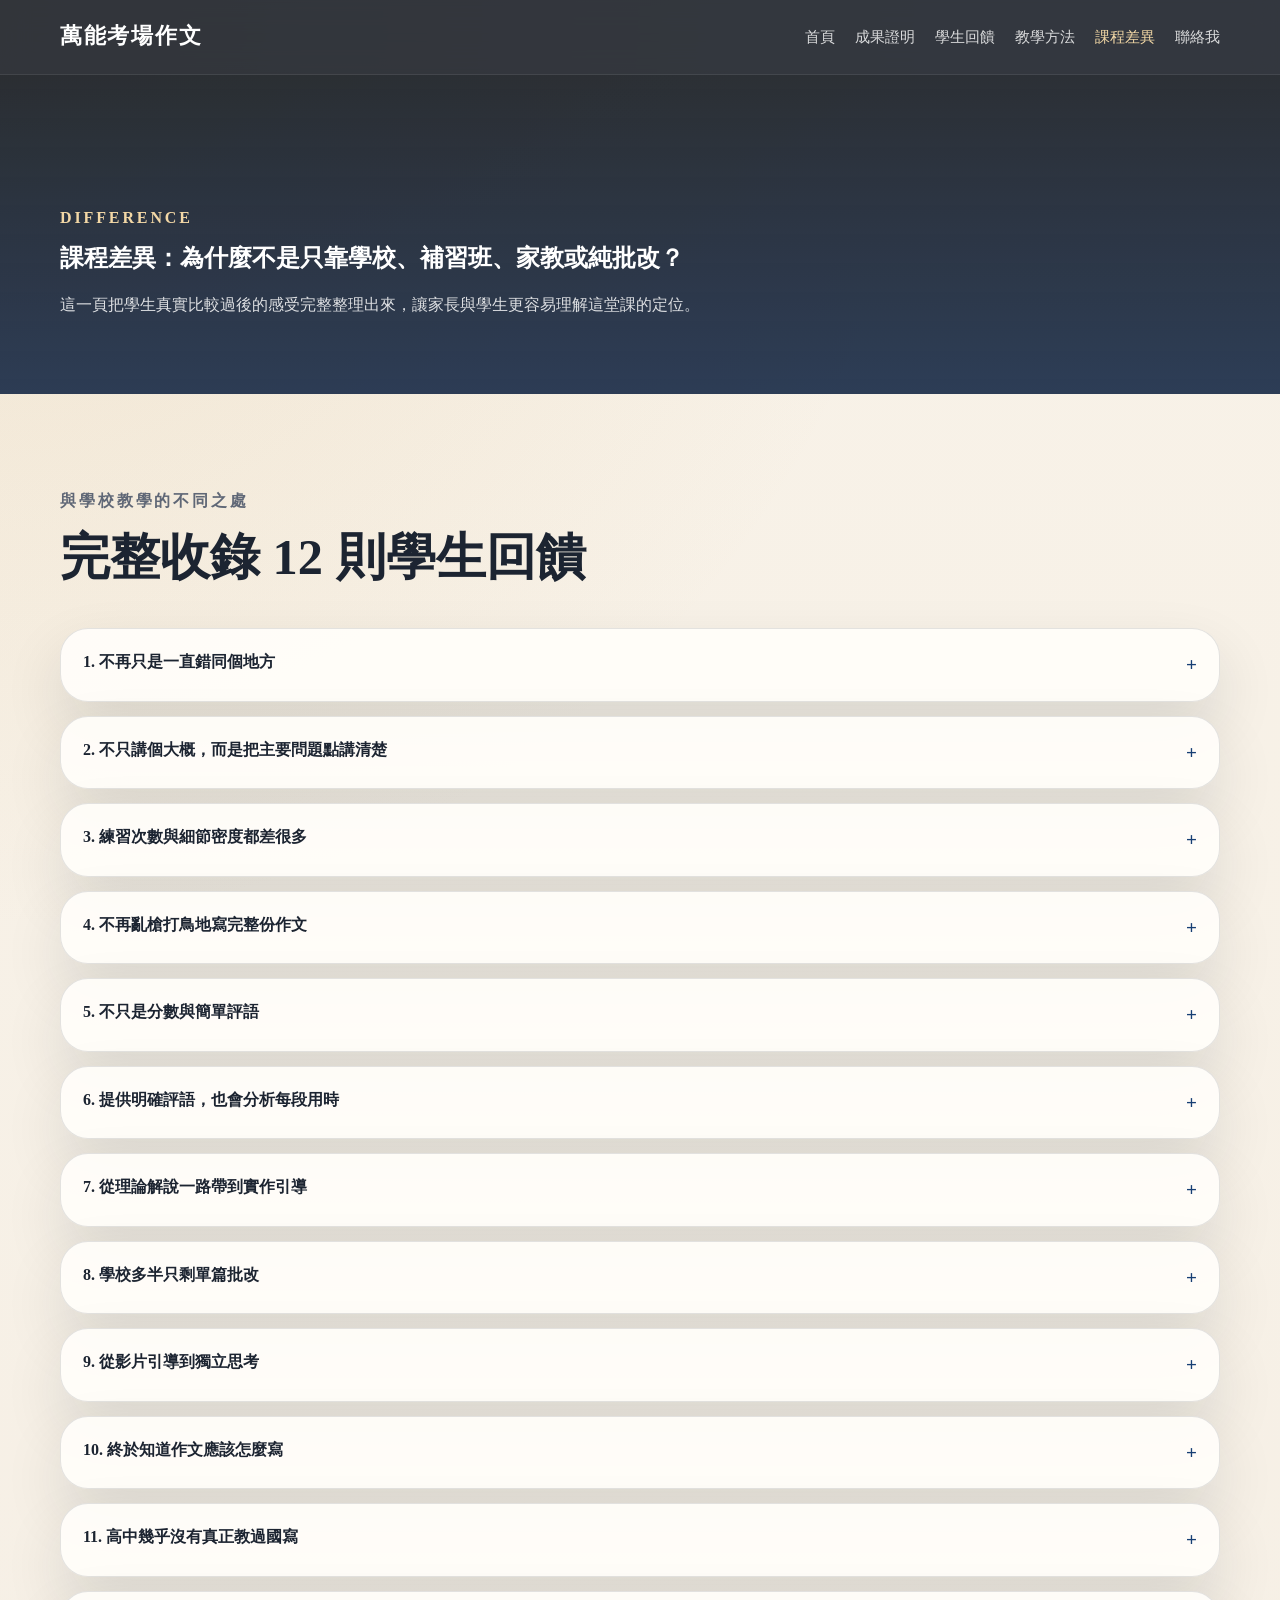
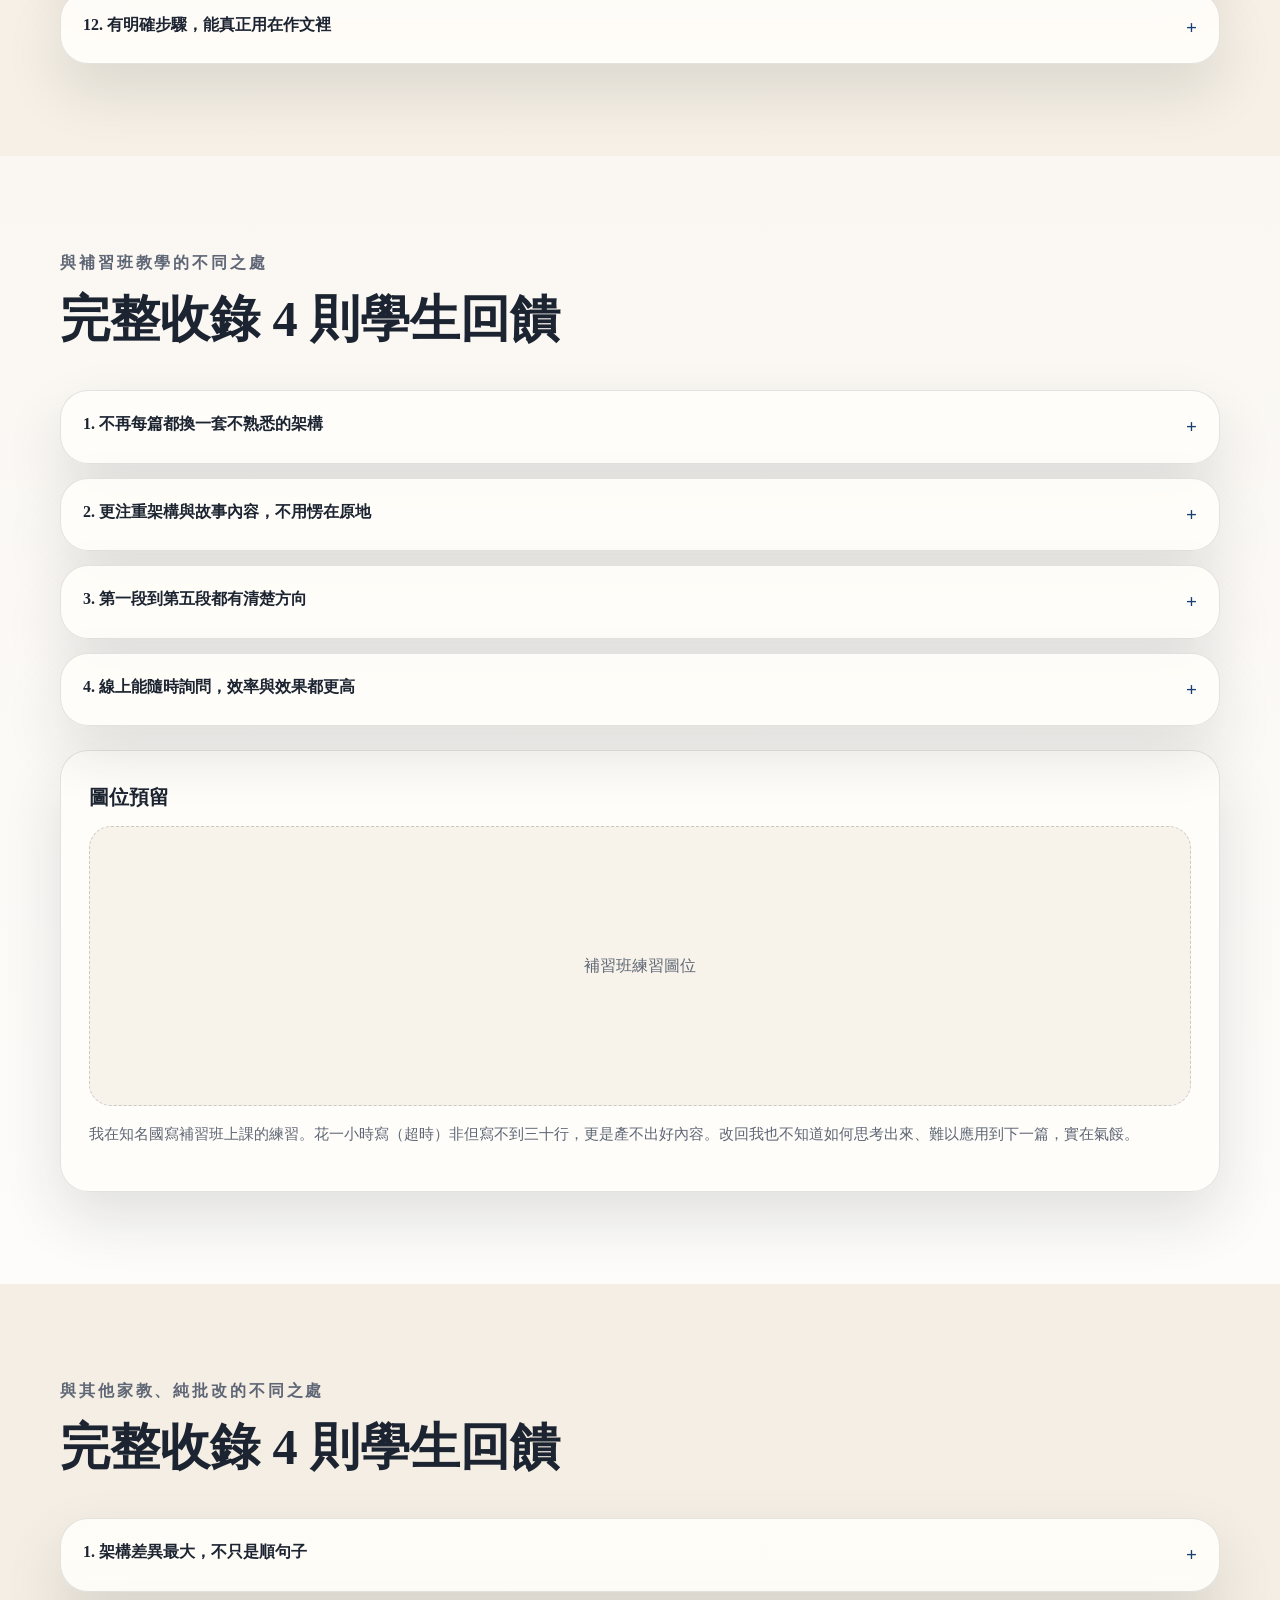
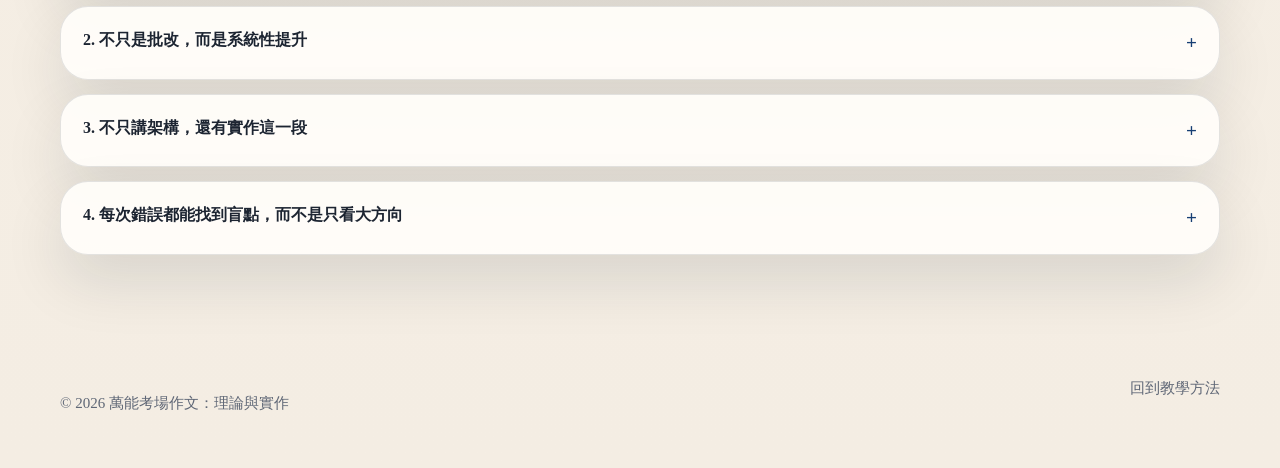
<file: difference.html>
<!DOCTYPE html>
<html lang="zh-Hant">
  <head>
    <meta charset="UTF-8" />
    <meta name="viewport" content="width=device-width, initial-scale=1.0" />
    <title>課程差異｜萬能考場作文：理論與實作｜150天，掌握學測國寫</title>
    <meta
      name="description"
      content="課程差異頁完整整理與學校教學、補習班、家教與純批改的差異，以及教學理念補充。"
    />
    <meta property="og:title" content="課程差異｜萬能考場作文：理論與實作｜150天，掌握學測國寫" />
    <meta
      property="og:description"
      content="為什麼不是只靠學校、補習班、家教或純批改？完整整理學生比較回饋。"
    />
    <meta property="og:type" content="website" />
    <meta property="og:locale" content="zh_TW" />
    <link rel="stylesheet" href="style.css" />
  </head>
  <body>
    <header class="site-header">
      <div class="container nav-shell">
        <a class="brand" href="index.html">萬能考場作文</a>
        <button
          class="nav-toggle"
          type="button"
          aria-expanded="false"
          aria-controls="site-nav"
          aria-label="切換導覽選單"
        >
          <span></span>
          <span></span>
          <span></span>
        </button>
        <nav class="site-nav" id="site-nav" aria-label="主要導覽">
          <a href="index.html">首頁</a>
          <a href="result.html">成果證明</a>
          <a href="feedback.html">學生回饋</a>
          <a href="method.html">教學方法</a>
          <a class="is-current" href="difference.html">課程差異</a>
          <a href="index.html#contact">聯絡我</a>
        </nav>
      </div>
    </header>

    <main>
      <section class="page-banner">
        <div class="container">
          <p class="section-kicker">Difference</p>
          <h1>課程差異：為什麼不是只靠學校、補習班、家教或純批改？</h1>
          <p>這一頁把學生真實比較過後的感受完整整理出來，讓家長與學生更容易理解這堂課的定位。</p>
        </div>
      </section>

      <section class="section">
        <div class="container">
          <div class="section-heading left-align">
            <p class="section-kicker">與學校教學的不同之處</p>
            <h2>完整收錄 12 則學生回饋</h2>
          </div>
          <div class="accordion-list">
            <details><summary>1. 不再只是一直錯同個地方</summary><p>學會如何寫，而不是一直錯同個地方抑或不知如何改善問題與提升分數。</p></details>
            <details><summary>2. 不只講個大概，而是把主要問題點講清楚</summary><p>學校國寫教學，老師普遍講個大概而已，並不會仔細去一段一段解釋，有聽沒有懂的感覺，即使給老師改老師會給予反饋，但老師幾乎都是建議哪裡可以更好（例如字句？），比較少協助去看主要問題點（架構）。萬能考場的話，練習架構的時候有給方向，比較能幫助了解題目要我們寫什麼，要怎麼鋪陳故事，然後繳交作文也能獲得很有用的建議，像是哪段的某些地方應該寫在哪裡比較好，或是應該要怎麼寫。</p></details>
            <details><summary>3. 練習次數與細節密度都差很多</summary><p>除了練習次數差了好幾倍，這堂課也幫助我更好了解到架構的細節，相較於學校國文老師只有讓我們練習寫一點題目而已，國寫教學也只用了4、5堂暑輔的課帶過。</p></details>
            <details><summary>4. 不再亂槍打鳥地寫完整份作文</summary><p>學校只是一直寫，老師就算有講評我也不瞭解要如何運用在下一篇，畢竟講解都只是針對那一篇而做出的。但是萬能考場作文是真的萬能，練到後面真的能夠快速構思好作文，或是馬上做出應變，不用怕遇到題目不知道怎麼寫，亂槍打鳥的寫完整份作文。</p></details>
            <details><summary>5. 不只是分數與簡單評語</summary><p>學校老師只有打分數 簡單寫幾句評語 沒有告訴我們固定的模板。</p></details>
            <details><summary>6. 提供明確評語，也會分析每段用時</summary><p>提供明確的評語、分析每段用時（若超過，會討論解決方法）。</p></details>
            <details><summary>7. 從理論解說一路帶到實作引導</summary><p>學校的國寫教學沒有固定的架構能夠學習，老師講解題目時僅會講解題目和書寫方向。而此課程會教學一套完整且實用的架構，從理論解說至實作引導，讓學生從一知半解到明白，再到能夠實際運用在考試上。</p></details>
            <details><summary>8. 學校多半只剩單篇批改</summary><p>學校幾乎不教國寫，即使有也只是批改，但評語只能解決單篇的問題，很難套用到別篇，在練別篇時，也可能有同樣的問題發生。</p></details>
            <details><summary>9. 從影片引導到獨立思考</summary><p>學校不會告訴我架構怎麼寫，只會丟作文紙給我們，我們就必須寫出來，得到成績後也不會有評語，不知道自己的問題在哪裡，而你的國寫教學則是在一篇篇的影片引導後，讓我們有了一些想法，幾篇過後變成文字引導，讓我們有了獨立思考的能力，也讓我們可以在架構方面更熟悉，能快速擬好架構。</p></details>
            <details><summary>10. 終於知道作文應該怎麼寫</summary><p>學校老師雖然評語改得很詳細，但是上課時卻無法讓我了解如何架構、如何扣題等。上了你的課程後，我終於知道作文應該要怎麼寫，分數也明顯提升了。</p></details>
            <details><summary>11. 高中幾乎沒有真正教過國寫</summary><p>以前高中基本上沒有什麼教國寫 頂多把同學的佳作順一遍就是有教過了。</p></details>
            <details><summary>12. 有明確步驟，能真正用在作文裡</summary><p>不只是表面上說明要怎麼寫，而是有明確的步驟跟講解要如何真正在作文裡面使用架構，讓我更能理解每一段的寫法的差異，一步步引導我要怎麼寫才可以達到目標。</p></details>
          </div>
        </div>
      </section>

      <section class="section section-alt">
        <div class="container">
          <div class="section-heading left-align">
            <p class="section-kicker">與補習班教學的不同之處</p>
            <h2>完整收錄 4 則學生回饋</h2>
          </div>
          <div class="accordion-list">
            <details><summary>1. 不再每篇都換一套不熟悉的架構</summary><p>補習班會給我一個固定的架構，而且每次寫每篇作文都有不同的方法，老師總希望我們依照他規定的架構寫，這樣使我無法熟悉架構，寫的作文就一直停留在不上不下的分數。</p></details>
            <details><summary>2. 更注重架構與故事內容，不用愣在原地</summary><p>補習班教的方法比較需要文采與更多的構思，但這讓我花了很多時間在思考上，導致我會想很久，篇幅自然比較少且容易寫不完。而你的課程比較注重架構與故事內容，這讓我比較容易想出內容，有了故事架構後就可以馬上反映出要寫什麼。集中故事題材，到後期可以看完題目馬上想到故事，不會愣在原地，憑空捏造一個新的故事。</p></details>
            <details><summary>3. 第一段到第五段都有清楚方向</summary><p>我認為最大的差別在於 從第一段到第五段 教你可以用什麼題材 有什麼方向 甚至是有句型可以套膜 對我而言是相當有幫助 在考場上容易緊張的情況下 依然可以有穩定的發揮。</p></details>
            <details><summary>4. 線上能隨時詢問，效率與效果都更高</summary><p>補習班老師針對的是一大群學生，比較少能夠關心個人，可以單獨詢問老師的時間也不多，相對於線上隨時可以詢問的這個課程來說效率比較差，效果也沒有多好。理論與實作課程中我可以在有問題的時候隨時傳賴，老師也能夠針對個人給出建議，效率跟效果高很多。</p></details>
          </div>
          <article class="info-card top-gap">
            <h3>圖位預留</h3>
            <div class="media-placeholder placeholder-tall">補習班練習圖位</div>
            <p class="caption-note">
              我在知名國寫補習班上課的練習。花一小時寫（超時）非但寫不到三十行，更是產不出好內容。改回我也不知道如何思考出來、難以應用到下一篇，實在氣餒。
            </p>
          </article>
        </div>
      </section>

      <section class="section">
        <div class="container">
          <div class="section-heading left-align">
            <p class="section-kicker">與其他家教、純批改的不同之處</p>
            <h2>完整收錄 4 則學生回饋</h2>
          </div>
          <div class="accordion-list">
            <details><summary>1. 架構差異最大，不只是順句子</summary><p>主要是架構我覺得差異最大，我之前有國寫家教，但在架構方面教的沒有很詳細，他比較像在幫我順我的句子，然後我把寫給國寫家教的給學校老師改，學校老師沒有改很高（學校老師注重架構）。然後上完理論與實作之後，我的學校作文分數跟評語都有一直變好！架構教的很清楚。</p></details>
            <details><summary>2. 不只是批改，而是系統性提升</summary><p>我認為此課程相較於純批改的方式多了系統性的教學、詳細的架構和理論的解釋，純批改只會告訴你哪些段落抑或句子需要改進，以及用字遣詞問題，卻無法從根本提升寫作能力，架構不穩的問題依然存在，而此課程能夠建立完整的寫作架構同時亦結合詳細的作文批改。</p></details>
            <details><summary>3. 不只講架構，還有實作這一段</summary><p>有上過兩個國寫家教，前者教的偏向堆砌詞藻跟摹寫練習，做國寫作業的時候覺得很痛苦，成績也沒有明顯成長，可能因為我架構問題比較大；後者有教架構（點題/事例/感想/體悟），但較不具體、較簡略，也因為是單堂的沒有教實作，我覺得實作也蠻重要的，所以可能真正寫起來沒有那麼順。</p></details>
            <details><summary>4. 每次錯誤都能找到盲點，而不是只看大方向</summary><p>純批改只有寫出修改的大方向，看完還是不知道要怎麼做，而且常常覺得建議只適用於寫的那篇文章。但理論與實作課程更細緻跟明確的告訴我哪一個架構出了問題，讓我從每一次的錯誤中發現自己的盲點，逐漸將自己的架構跟故事昇華，並運用在考場中。</p></details>
          </div>
        </div>
      </section>
    </main>

    <footer class="site-footer">
      <div class="container footer-shell">
        <p>© 2026 萬能考場作文：理論與實作</p>
        <a href="method.html">回到教學方法</a>
      </div>
    </footer>

    <script src="script.js"></script>
  </body>
</html>
</file>
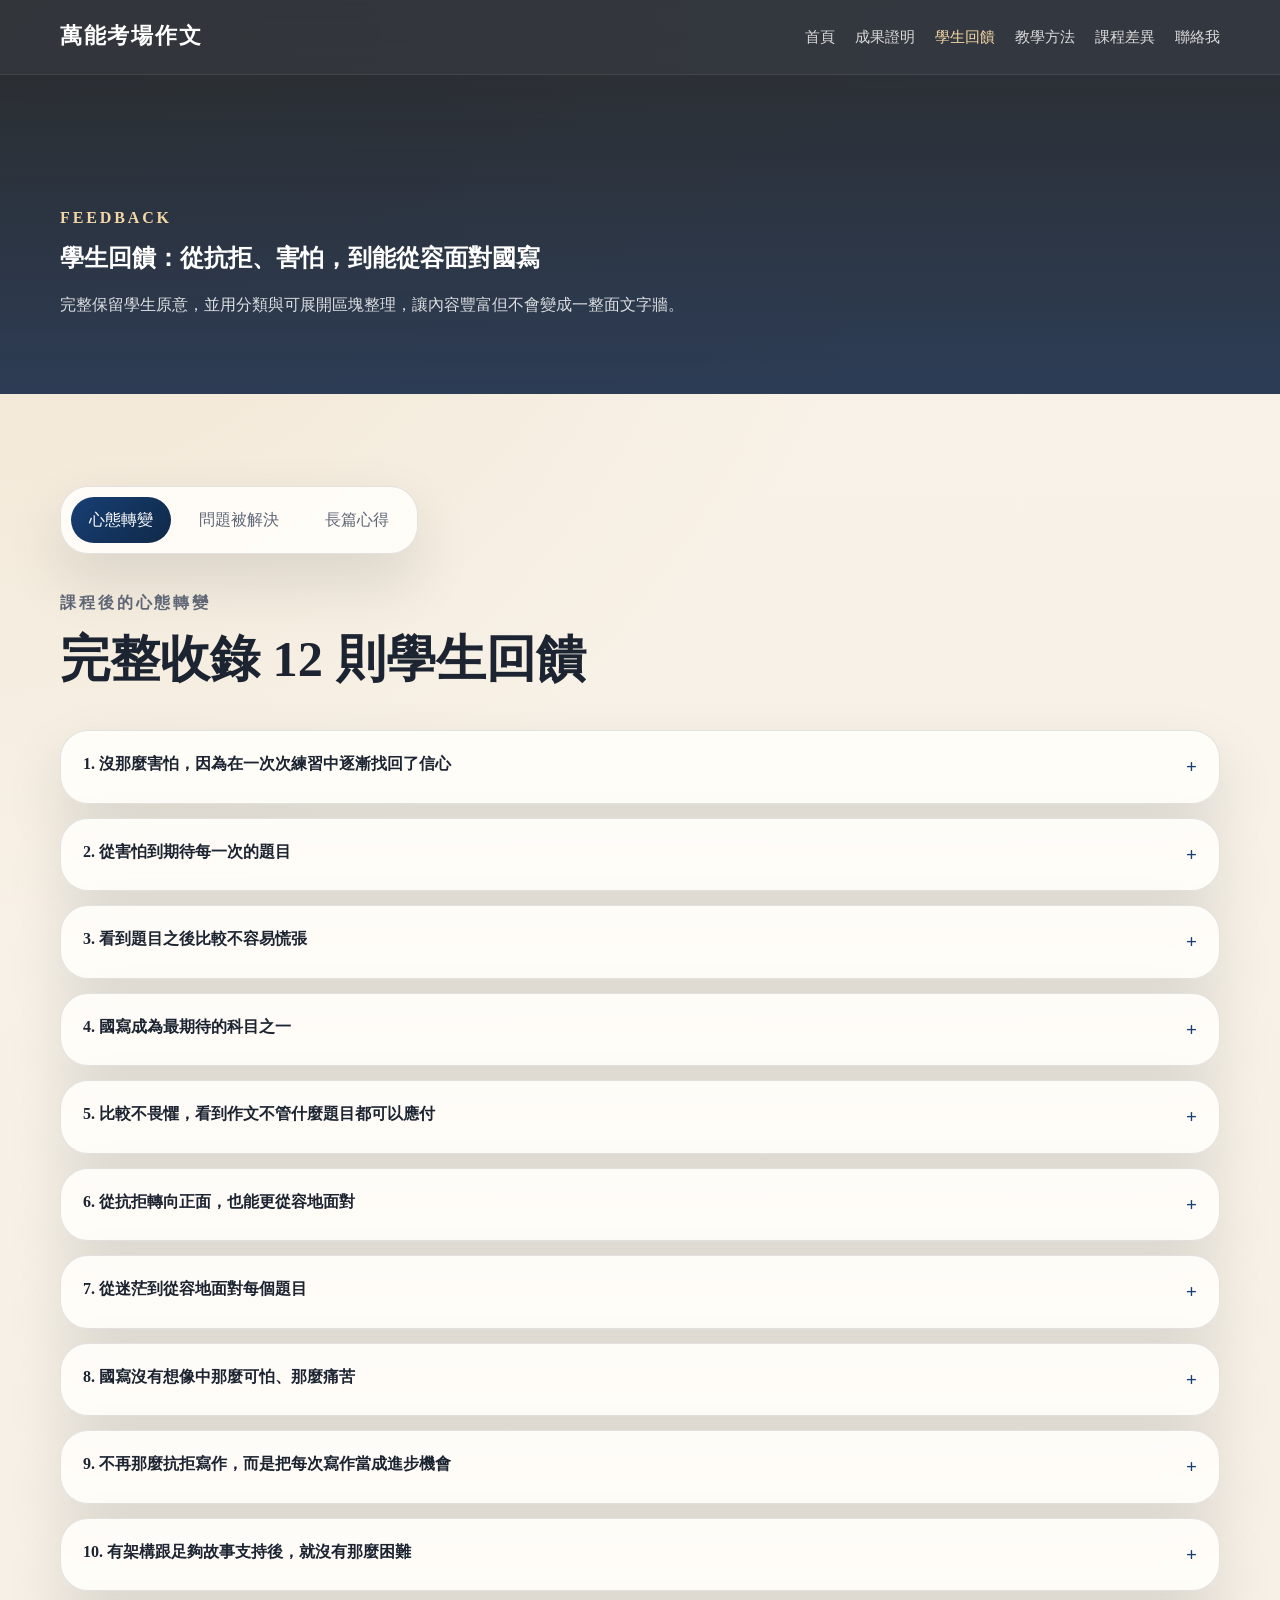
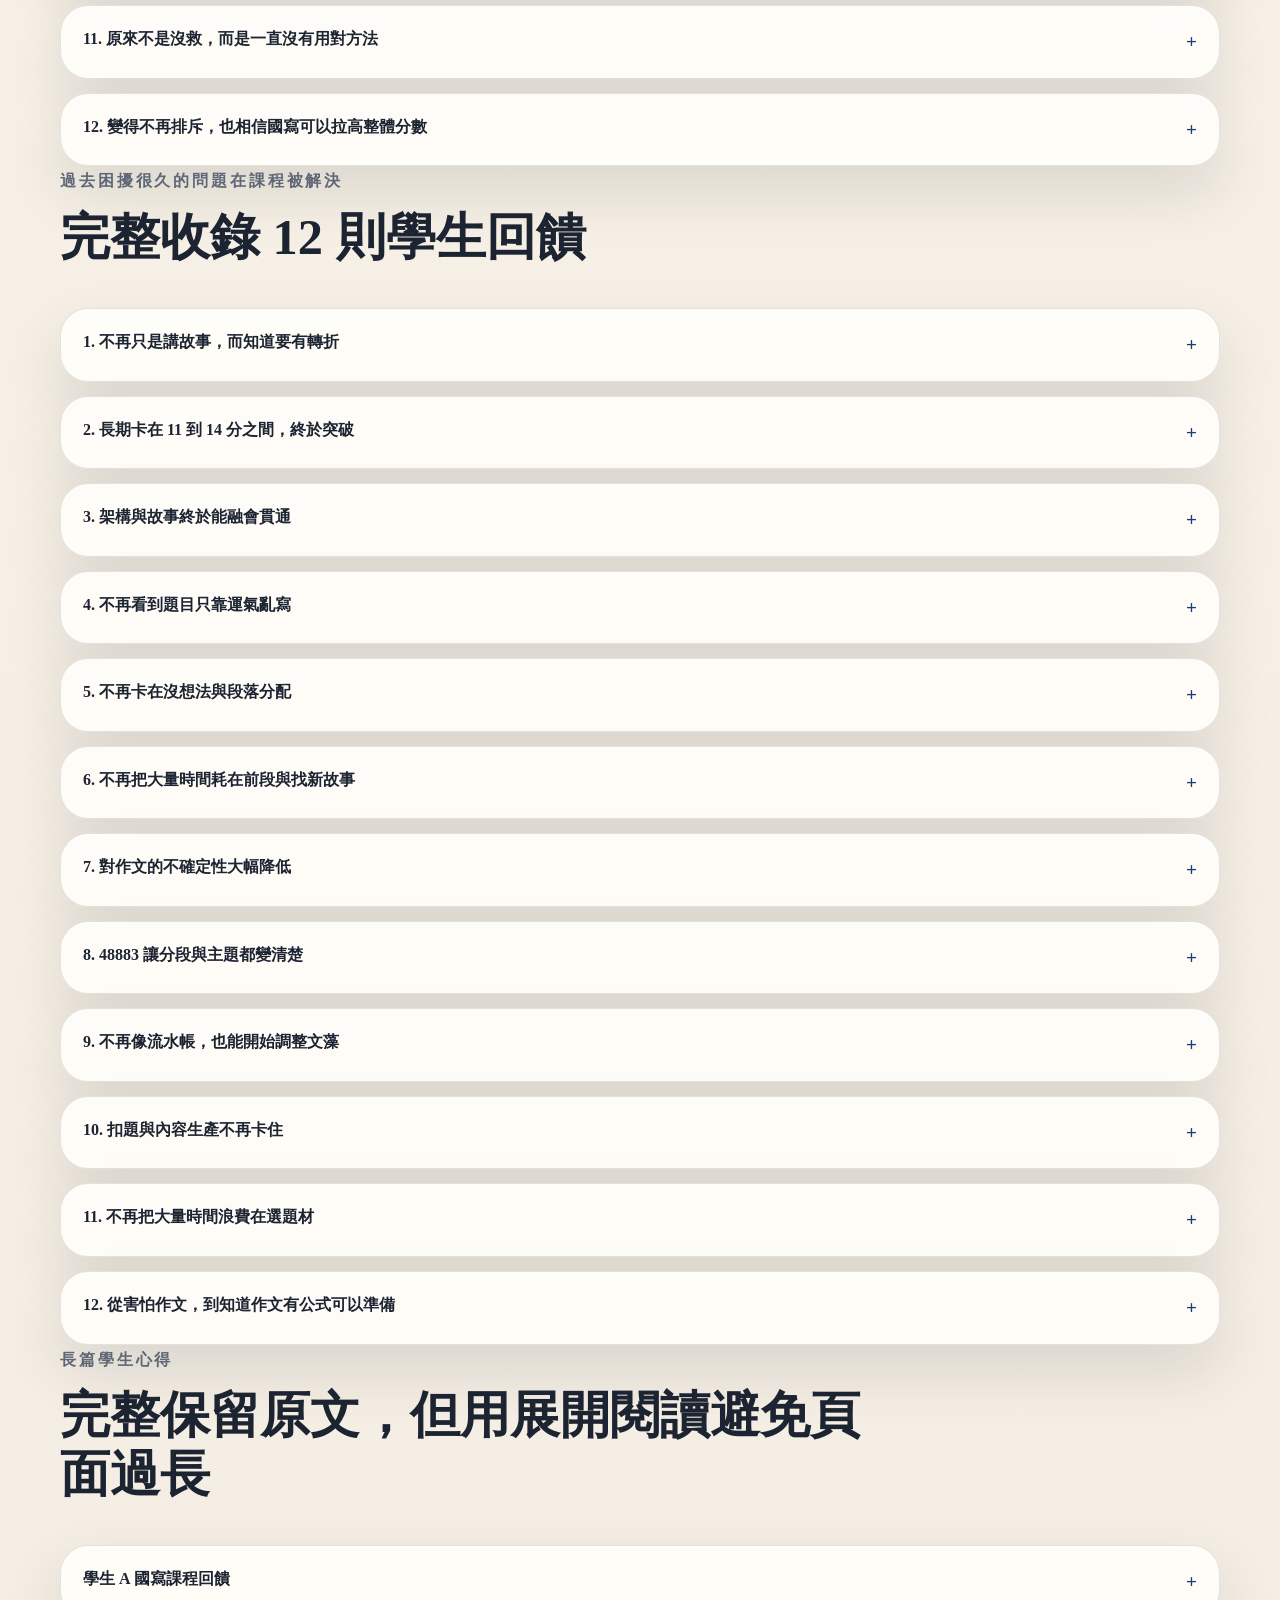
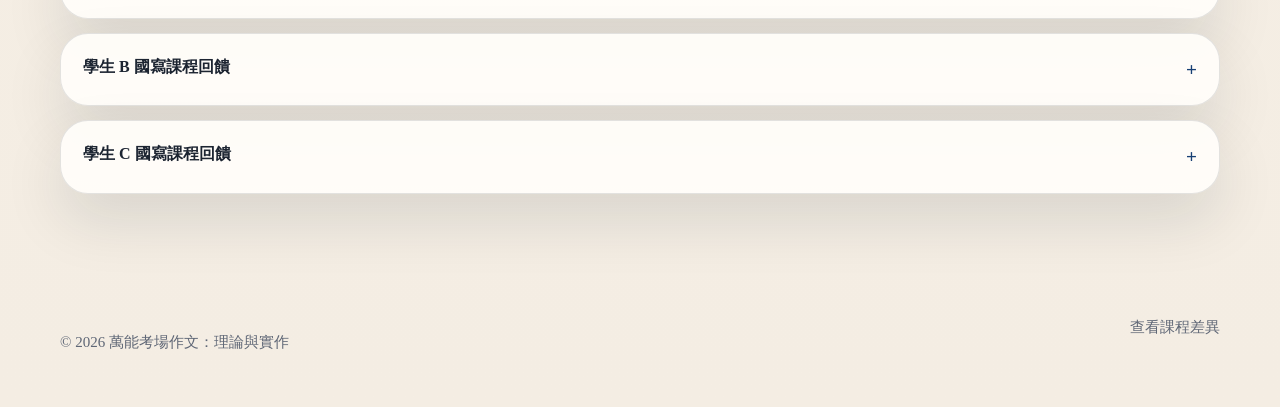
<file: feedback.html>
<!DOCTYPE html>
<html lang="zh-Hant">
  <head>
    <meta charset="UTF-8" />
    <meta name="viewport" content="width=device-width, initial-scale=1.0" />
    <title>學生回饋｜萬能考場作文：理論與實作｜150天，掌握學測國寫</title>
    <meta
      name="description"
      content="學生回饋頁依主題整理完整學生自述，從心態轉變、問題被解決，到學生 A、B、C 的長篇心得。"
    />
    <meta property="og:title" content="學生回饋｜萬能考場作文：理論與實作｜150天，掌握學測國寫" />
    <meta
      property="og:description"
      content="從抗拒、害怕，到能從容面對國寫。完整分類整理學生回饋。"
    />
    <meta property="og:type" content="website" />
    <meta property="og:locale" content="zh_TW" />
    <link rel="stylesheet" href="style.css" />
  </head>
  <body>
    <header class="site-header">
      <div class="container nav-shell">
        <a class="brand" href="index.html">萬能考場作文</a>
        <button
          class="nav-toggle"
          type="button"
          aria-expanded="false"
          aria-controls="site-nav"
          aria-label="切換導覽選單"
        >
          <span></span>
          <span></span>
          <span></span>
        </button>
        <nav class="site-nav" id="site-nav" aria-label="主要導覽">
          <a href="index.html">首頁</a>
          <a href="result.html">成果證明</a>
          <a class="is-current" href="feedback.html">學生回饋</a>
          <a href="method.html">教學方法</a>
          <a href="difference.html">課程差異</a>
          <a href="index.html#contact">聯絡我</a>
        </nav>
      </div>
    </header>

    <main>
      <section class="page-banner">
        <div class="container">
          <p class="section-kicker">Feedback</p>
          <h1>學生回饋：從抗拒、害怕，到能從容面對國寫</h1>
          <p>完整保留學生原意，並用分類與可展開區塊整理，讓內容豐富但不會變成一整面文字牆。</p>
        </div>
      </section>

      <section class="section">
        <div class="container">
          <div class="tabs" role="tablist" aria-label="學生回饋分類">
            <button class="tab-button is-active" type="button" data-tab-target="mindset" role="tab" aria-selected="true">心態轉變</button>
            <button class="tab-button" type="button" data-tab-target="solved" role="tab" aria-selected="false">問題被解決</button>
            <button class="tab-button" type="button" data-tab-target="longform" role="tab" aria-selected="false">長篇心得</button>
          </div>

          <section class="tab-panel is-active" id="mindset" role="tabpanel">
            <div class="section-heading left-align">
              <p class="section-kicker">課程後的心態轉變</p>
              <h2>完整收錄 12 則學生回饋</h2>
            </div>
            <div class="accordion-list">
              <details><summary>1. 沒那麼害怕，因為在一次次練習中逐漸找回了信心</summary><p>沒那麼害怕，因為在一次次練習中逐漸找回了信心。</p></details>
              <details><summary>2. 從害怕到期待每一次的題目</summary><p>從害怕到期待每一次的題目。</p></details>
              <details><summary>3. 看到題目之後比較不容易慌張</summary><p>看到題目之後比較不容易慌張，能夠從記憶中的故事很順利的帶入題目，而且書寫的速度也有提升，從原先對於我來說國寫是一個掉分的部分轉換成很拿手且好拿分。</p></details>
              <details><summary>4. 國寫成為最期待的科目之一</summary><p>過去可能對國寫沒有任何想法，不寫當然最好，但是練了之後，國寫是我在學測第二天最期待的科目，儘管英文是最拿手，但是我很期待國寫，並且抱有信心。</p></details>
              <details><summary>5. 比較不畏懼，看到作文不管什麼題目都可以應付</summary><p>比較不畏懼，看到作文不管什麼題目都可以應付。</p></details>
              <details><summary>6. 從抗拒轉向正面，也能更從容地面對</summary><p>以前會看到題目想很久，硬著頭皮寫，批改後沒有具體的指示，容易越寫越挫敗，無法感受到進步，導致對國寫蠻抗拒。但學習後，看到題目能利用課程教的方法鋪好架構、順利成篇，面對國寫的心態也逐漸轉向正面，能夠更加從容。另外，改回能接收到具體回覆，累積多篇後可感受到進步，收穫成就感使往後練習國寫更自信下筆。</p></details>
              <details><summary>7. 從迷茫到從容地面對每個題目</summary><p>起初面對國寫的心態是很有熱忱，卻越寫越迷茫，寫越多篇作文卻始終看不見分數的進步，對於國寫的不確定性也越來越高。但在學習之後，對寫作漸漸地不那麼畏縮，充分掌握架構也使我不再茫然，能夠從容地面對每個題目。</p></details>
              <details><summary>8. 國寫沒有想像中那麼可怕、那麼痛苦</summary><p>覺得國寫也沒有那麼想像中那麼可怕、那麼痛苦，不一定要硬加長某一段，順順的照方法寫就可以寫多。</p></details>
              <details><summary>9. 不再那麼抗拒寫作，而是把每次寫作當成進步機會</summary><p>我以前不太敢面對國寫，因為我沒有什麼基礎也不太有想法，總覺得它就是給一些作文寫很好的人寫的。上課後，我發現我也可以做到，而且看著分數慢慢變高也很有成就感！！因此我不再那麼抗拒寫作，而是將每次寫作當成進步的機會。</p></details>
              <details><summary>10. 有架構跟足夠故事支持後，就沒有那麼困難</summary><p>以前覺得寫作文是一件非常耗腦力的事情，現在因為有架構跟足夠的故事支持，就覺得沒有那麼困難了。</p></details>
              <details><summary>11. 原來不是沒救，而是一直沒有用對方法</summary><p>原本很害怕寫國寫，覺得多寫也沒用、進度幅度有限，到後來才知道是一直以來沒有用對方法，也對國寫比較有信心。</p></details>
              <details><summary>12. 變得不再排斥，也相信國寫可以拉高整體分數</summary><p>變得不再排斥，想要在一次次的寫作中變得更好，也相信國寫可以大大的拉高國文整體的分數。</p></details>
            </div>
          </section>

          <section class="tab-panel" id="solved" role="tabpanel" hidden>
            <div class="section-heading left-align">
              <p class="section-kicker">過去困擾很久的問題在課程被解決</p>
              <h2>完整收錄 12 則學生回饋</h2>
            </div>
            <div class="accordion-list">
              <details><summary>1. 不再只是講故事，而知道要有轉折</summary><p>解決我以前只是講故事，沒有想到要有轉折的部分。</p></details>
              <details><summary>2. 長期卡在 11 到 14 分之間，終於突破</summary><p>我高一第一次寫作文給老師改的時候只有14，然後想到我會考明明有五級分啊！！為什麼會這樣，然後陸續到高二也一直在11-14之間跳，我完全不知道問題出在哪，高一二老師也沒有教我們，我上網查也沒有個所以然，上完課程後我第一次突破11-14，甚至有到18，感覺最核心的架構已經有被調整好了！</p></details>
              <details><summary>3. 架構與故事終於能融會貫通</summary><p>我原先最大的問題就是架構和如何把自己的故事寫進去，經過課程好我能很好地融會貫通寫出屬於自己的文章。</p></details>
              <details><summary>4. 不再看到題目只靠運氣亂寫</summary><p>看到題目不知道怎麼寫、沒有架構完全想到什麼就寫什麼只靠運氣。</p></details>
              <details><summary>5. 不再卡在沒想法與段落分配</summary><p>看到題目沒想法，不知道怎麼下筆、段落不知道怎麼分配。</p></details>
              <details><summary>6. 不再把大量時間耗在前段與找新故事</summary><p>前段花太多時間描寫故事細節，導致領悟過少且倉促結尾；每遇到新題目都要花很多時間想新的故事。</p></details>
              <details><summary>7. 對作文的不確定性大幅降低</summary><p>先前我在練習感性作文時，看到不同的題目會構思架構非常久，甚至常常無從下手，對作文的不確定性非常高。而學習這套架構後，能夠明確而從容地應對和書寫每個題目。</p></details>
              <details><summary>8. 48883 讓分段與主題都變清楚</summary><p>不知道分幾段比較正確，也不知道每一段寫多少比較好，48883讓我知道怎麼分段，每一段有固定主題比較好思考，之前常常寫很亂不知道在寫什麼，現在不用很大力氣就能寫多。</p></details>
              <details><summary>9. 不再像流水帳，也能開始調整文藻</summary><p>過去我在看到感性作文的題目時，總會大腦一片空白，想不到架構怎麼寫，只能依照感覺寫，這樣寫不完，也寫不長，內容也毫無意義，上完課後我反而能在短時間內將架構統整完畢，寫的作文也不再像流水帳，而是可以闡述內容，也可以開始調整文藻的華美程度。</p></details>
              <details><summary>10. 扣題與內容生產不再卡住</summary><p>以前其實不太懂扣題是什麼，也無法在時間內生出有架構又有內容的文章。</p></details>
              <details><summary>11. 不再把大量時間浪費在選題材</summary><p>扣題、第一段就花很多時間，還是容易看到題目想法很多，難以消化，最後花了很多時間在選題材；或是完全沒什麼想法，同樣也花了相對多的時間。</p></details>
              <details><summary>12. 從害怕作文，到知道作文有公式可以準備</summary><p>解決了我對於作文的害怕，以前最討厭跟最害怕的考試科目除了數學就是作文，每次寫作文過程的感受都是很不好的，心裡總是想著老師絕對不會想看我寫的這篇作文，我寫得很爛之類的，也堅信作文寫得好的人一定是靠天賦跟文筆。但上了作文課後我才知道作文是有公式，然後是可以事先準備的，甚至得分的關鍵不在於文筆而是架構跟扣題。隨著練習我很明確的感受到自己的進步，也對寫作更有自信，我從來沒有想過自己寫的作文有一天能被老師選為佳作，這對我來說是一個很大的成就。</p></details>
            </div>
          </section>

          <section class="tab-panel" id="longform" role="tabpanel" hidden>
            <div class="section-heading left-align">
              <p class="section-kicker">長篇學生心得</p>
              <h2>完整保留原文，但用展開閱讀避免頁面過長</h2>
            </div>
            <div class="accordion-list">
              <details>
                <summary>學生 A 國寫課程回饋</summary>
                <div class="rich-copy">
                  <p>國中會考時，我在作文拿下五級分，這份分數於我而言意義非凡。在競爭激烈的升學環境下，這看似微不足道的五級分，卻讓我成功進入我夢寐以求的校園。升上高中後，我努力刁鑽文藻，希冀在第一次段考中獲得理想的分數，然而，那刺眼的分數毫不留情的處刑我。受到打擊後，我不斷地吸收更多優美文句，竊想能獲得閱卷老師的青睞，在兩年間，一張張遞出去的稿紙，每每獲得那慘不忍睹的分數，劃開我的期待，日漸減少的動力，似血液般，陷我於絕望的血泊中。</p>
                  <p>漸漸地，我開始害怕每一次的寫作。高三寫作考試時，教室內的寂靜震耳欲聾，只聞數支筆奮力在稿紙上奮鬥的聲響。緊握筆桿，手汗使船舵失去方向，對於作文題目沒有任何想法，我只能任由空洞的思緒隨意操縱船帆。我不明白題目所希望我寫出來的內容，不明白要如何獲得閱卷老師的青睞，不明白套入何種故事以洞悉題目的道理。百般掙扎下，雜亂思緒纏綿於腦海，撞上礁石，我不僅困於寫作的迷茫，也無法掌握國寫的「大方向」。鐘聲響起，每一聲鐘響似擺錘重擊肋骨下那顆過速的心，擊碎我的信心，在淼淼中迷失。</p>
                  <p>有鑒於即將到來的學測，我決定突破困境。我上了作文課，老師篤定地告訴我，作文要拿高分需要嚴謹的架構及契合題目所要求的生命故事。起初，我並非完全相信，在第一次套入老師給予的架構時，交給學校老師改竟然得到較以往高的分數，頓時，我對於作文老師的信任感層層加深。配合幾次架構練習後，我的作文架構逐漸穩定，我便開始在日常中搜集生命故事，搜集到一定的量後，我能得心應手地在各種題目中選擇最契合題目的生命故事套入。</p>
                  <p>從一模的25分，到二模、三模的36分，顯而易見的進步。原來國寫要求的並非「華麗辭藻」，而是「嚴謹架構」。我重拾被擊碎的信心，再度在字海中掌舵而行，面對各種國寫題目，我能更自信的突破。</p>
                  <p>如今，我細數著往日練過的作文紙，輕撫因寫作而生的厚繭，無數個用完的筆芯。因為國寫課程，我得以走出過往的躓踣，從一開始的盲目下筆，到有概念的鋪陳故事；從無從下筆，到能頭頭是道地寫滿作文紙。乘風破浪，我已掌舵駛於一片風平浪靜，愜懷於努力後的得心應手。</p>
                </div>
              </details>
              <details>
                <summary>學生 B 國寫課程回饋</summary>
                <div class="rich-copy">
                  <p>從小，我時常參與大大小小的作文比賽，從校內乃至全縣皆取得許多獎項。正當我以為憑藉著對文字的熱愛，便能夠在應試作文中得心應手時，現實擊垮了我。</p>
                  <p>起初練習感性作文時，我往往在看到題目後會反覆構思架構、字斟句酌，欲將過往所積累的詞藻和修辭展露無遺，完成一篇作文甚至需要兩小時，換來的卻是停滯不前的分數和待改進的評語，我曾為此逡巡不前。</p>
                  <p>直至偶然在網路上看見此課程，我的內心彷彿燃起一絲微弱的光芒。開始上課後，我逐漸明白國寫其實具備固定而明確的架構，只需準備幾個人生經歷及故事便可運用在其中。從理論說明至實作練習，我漸漸掌握此寫作架構，能夠從容的應對各式題目，最終在不斷地練習之下，書寫幾個人生故事直至熟稔，對於國寫亦卸下心防和恐懼。</p>
                  <p>原來應試作文從不是以艱深的詞彙和繁複的用典作為評分的準則，文學底蘊固然能為文章增色，但一切的基礎依然為穩固的架構和清晰的脈絡。過去的我，總是一味地雕琢字句、堆砌典故，本末而倒置；如今，我得以重新拾起對文學的熱忱，以穩定的架構撰寫每一篇作文。</p>
                  <p>大考時初見題目的那份從容，倏地將我捲入記憶的漩渦裡，憶起曾經凝視著作文稿紙，筆在手中擱淺的模樣。此刻，我不再遁逃，不再深感挫折與困頓，而是以坦然而澄明的心境看待每一次的練習。</p>
                </div>
              </details>
              <details>
                <summary>學生 C 國寫課程回饋</summary>
                <div class="rich-copy">
                  <p>在上這堂課前我已明白國寫之於學測國文是如此重要，但我找不到能提升自己分數的方法，甚至誤以為國寫只有用字優美者才能獲取好成績。</p>
                  <p>遇見老師前，我從沒有放棄過國寫，學校練習過寫的量其實並不小，我也從來沒有缺交。然而，我的成績一直無法提升，我不知如何取得更好的成績，學校老師也沒有時間一個個慢慢幫我們揪出錯誤。</p>
                  <p>初次看到國寫百日計畫時，我其實有點懷疑自己，我認為我的成績不太可能有所改變，但我學會了架構以後，發現原來要朝正確方向努力才不浪費每一次認真寫國寫的自己。</p>
                  <p>經過一次一次的架構練習，我看到作文題目時不再畏懼，重拾了昔日的信心，國寫的進步也使我從一、二模的國文後標，進步到了三模的頂標，這是我不曾想過的成績。</p>
                  <p>現在的我可以很確信國寫就算沒有華美詞藻，只要穩住架構，也能拿到好成績。一次次的架構練習，成了我在學測國寫情意題寫道最後一行的墊腳石，我很感謝老師的指導，也很謝謝願意給不擅長寫優美文字的自己機會的我。</p>
                </div>
              </details>
            </div>
          </section>
        </div>
      </section>
    </main>

    <footer class="site-footer">
      <div class="container footer-shell">
        <p>© 2026 萬能考場作文：理論與實作</p>
        <a href="difference.html">查看課程差異</a>
      </div>
    </footer>

    <script src="script.js"></script>
  </body>
</html>
</file>
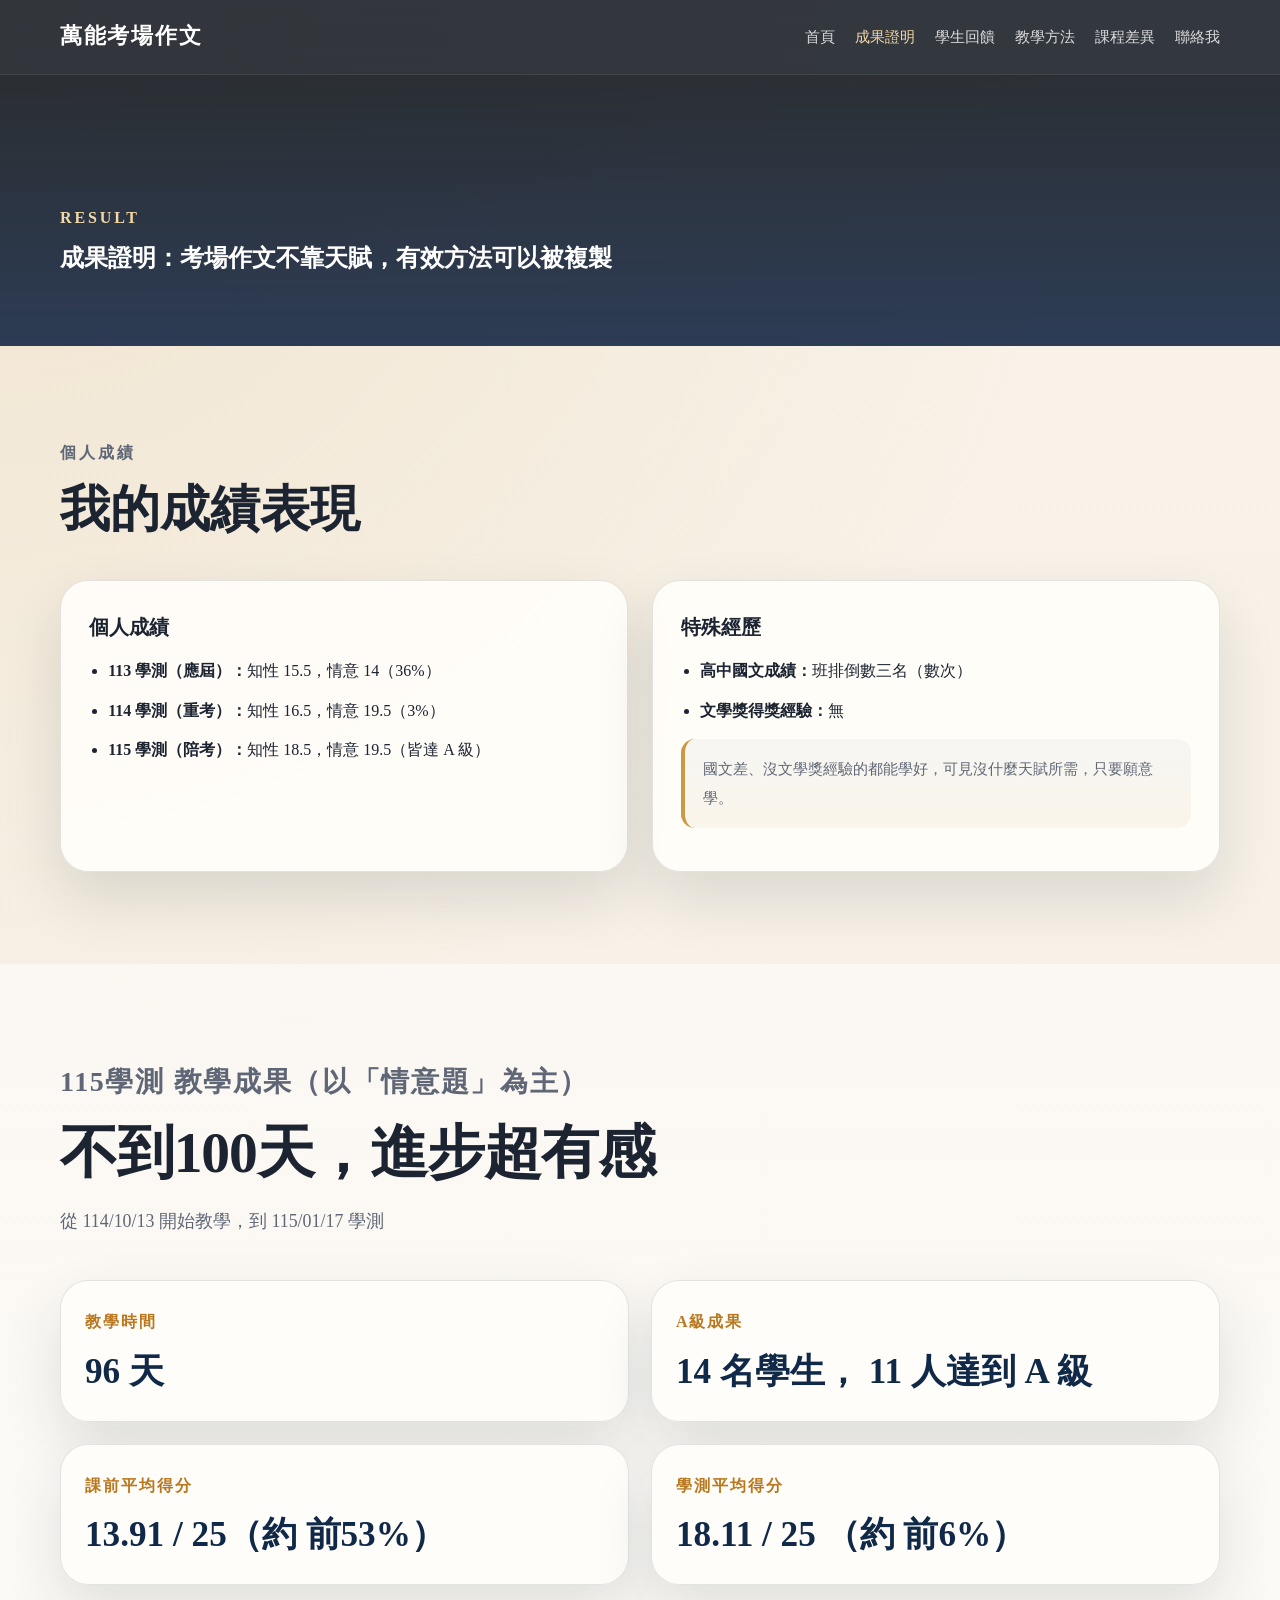
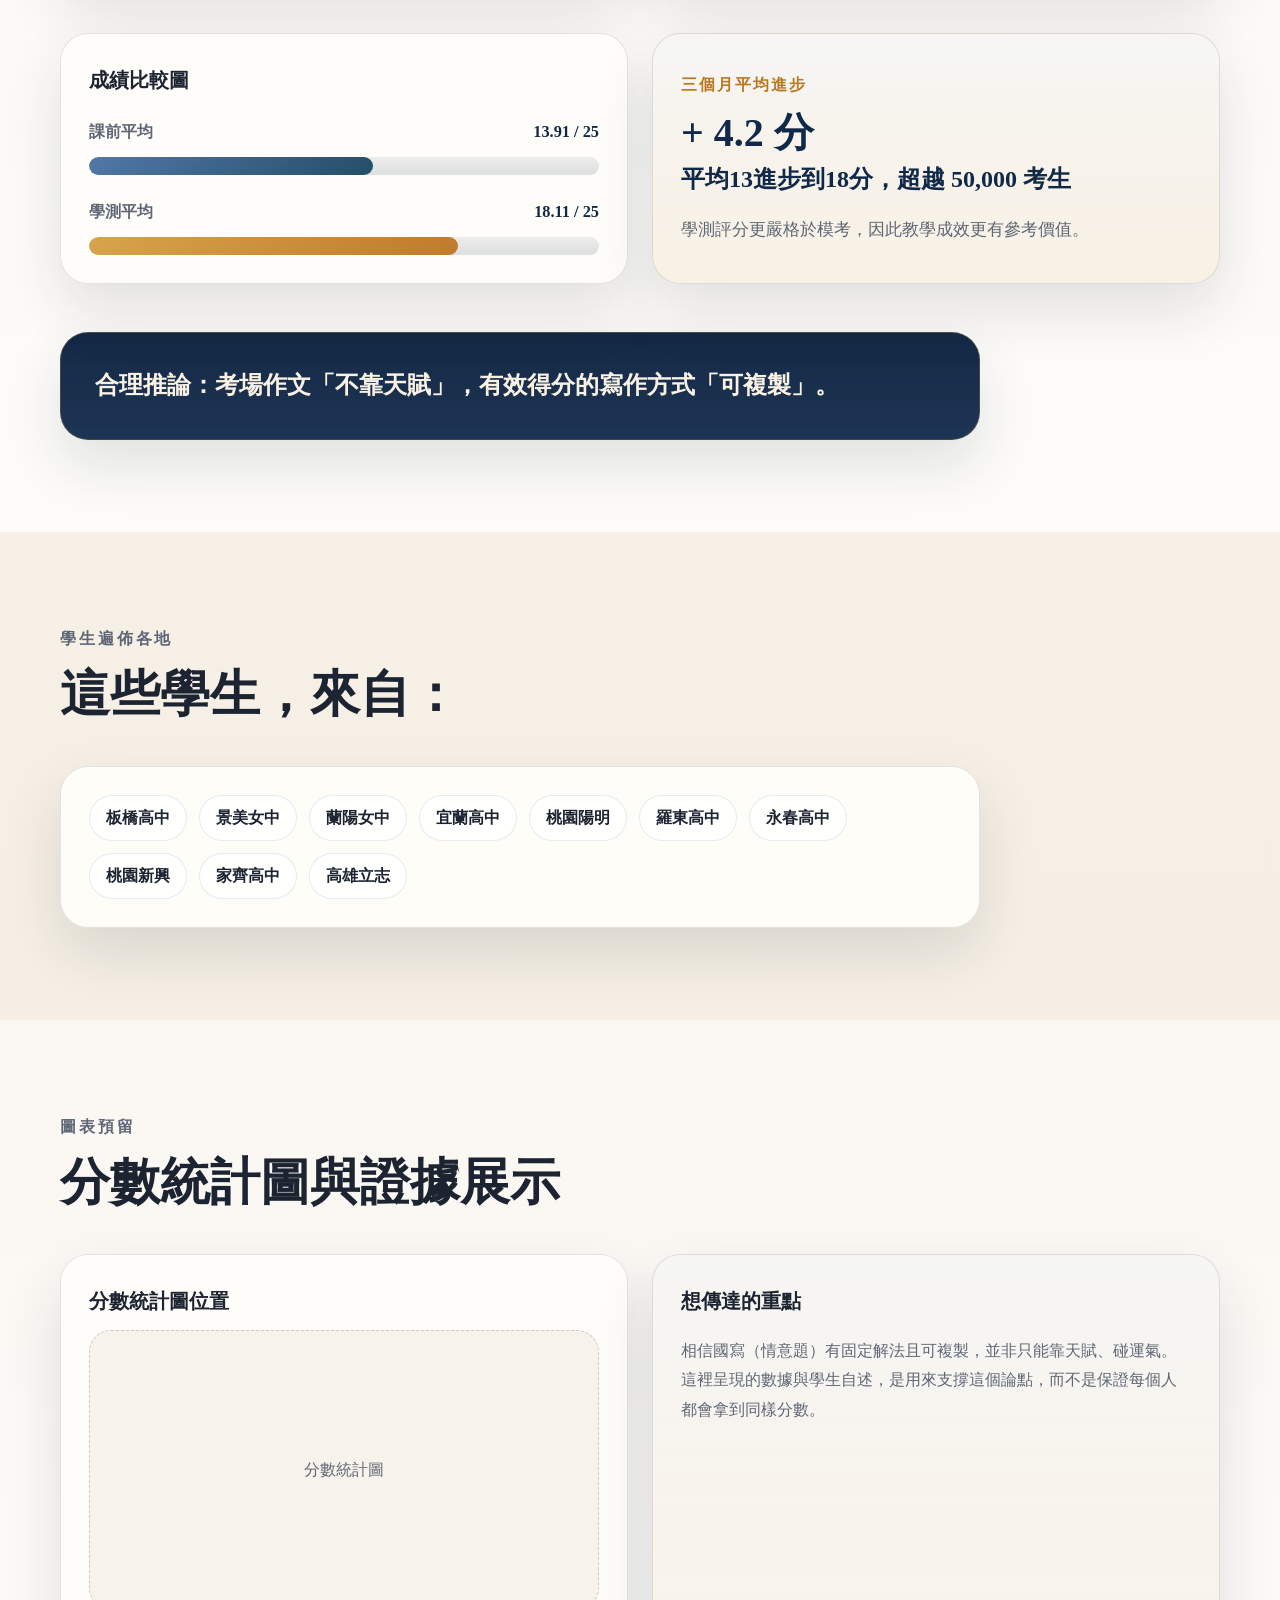
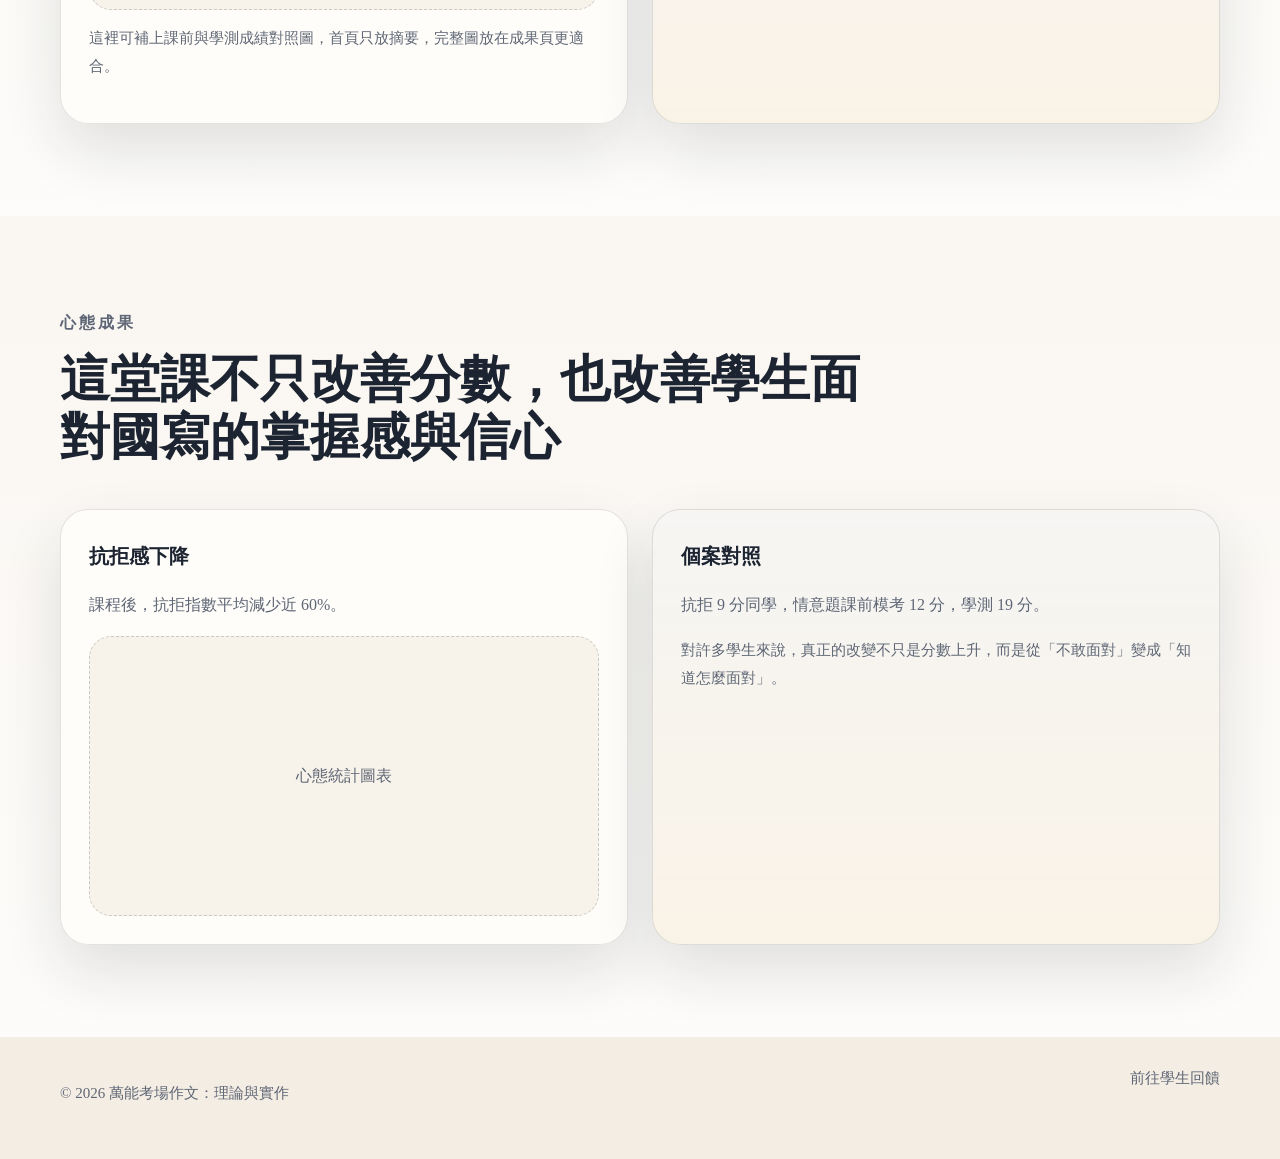
<file: result.html>
<!DOCTYPE html>
<html lang="zh-Hant">
  <head>
    <meta charset="UTF-8" />
    <meta name="viewport" content="width=device-width, initial-scale=1.0" />
    <title>成果證明｜萬能考場作文：理論與實作｜150天，掌握學測國寫</title>
    <meta
      name="description"
      content="成果證明頁完整整理個人成績、115 學測教學成果、重考組與高三組成績，以及心態成果與圖表預留位。"
    />
    <meta property="og:title" content="成果證明｜萬能考場作文：理論與實作｜150天，掌握學測國寫" />
    <meta
      property="og:description"
      content="考場作文不靠天賦，有效方法可以被複製。完整數據、表格與證據整理。"
    />
    <meta property="og:type" content="website" />
    <meta property="og:locale" content="zh_TW" />
    <link rel="stylesheet" href="style.css" />
  </head>
  <body>
    <header class="site-header">
      <div class="container nav-shell">
        <a class="brand" href="index.html">萬能考場作文</a>
        <button
          class="nav-toggle"
          type="button"
          aria-expanded="false"
          aria-controls="site-nav"
          aria-label="切換導覽選單"
        >
          <span></span>
          <span></span>
          <span></span>
        </button>
        <nav class="site-nav" id="site-nav" aria-label="主要導覽">
          <a href="index.html">首頁</a>
          <a class="is-current" href="result.html">成果證明</a>
          <a href="feedback.html">學生回饋</a>
          <a href="method.html">教學方法</a>
          <a href="difference.html">課程差異</a>
          <a href="index.html#contact">聯絡我</a>
        </nav>
      </div>
    </header>

    <main>
      <section class="page-banner">
        <div class="container">
          <p class="section-kicker">Result</p>
          <h1>成果證明：考場作文不靠天賦，有效方法可以被複製</h1>
        </div>
      </section>

      <section class="section">
        <div class="container">
          <div class="section-heading left-align">
            <p class="section-kicker">個人成績</p>
            <h2>我的成績表現</h2>
          </div>
          <div class="card-grid two-up">
            <article class="info-card">
              <h3>個人成績</h3>
              <ul class="data-list">
                <li><strong>113 學測（應屆）：</strong>知性 15.5，情意 14（36%）</li>
                <li><strong>114 學測（重考）：</strong>知性 16.5，情意 19.5（3%）</li>
                <li><strong>115 學測（陪考）：</strong>知性 18.5，情意 19.5（皆達 A 級）</li>
              </ul>
            </article>
            <article class="info-card">
              <h3>特殊經歷</h3>
              <ul class="data-list">
                <li><strong>高中國文成績：</strong>班排倒數三名（數次）</li>
                <li><strong>文學獎得獎經驗：</strong>無</li>
              </ul>
              <p class="caption-note result-note">國文差、沒文學獎經驗的都能學好，可見沒什麼天賦所需，只要願意學。</p>
            </article>
          </div>
        </div>
      </section>

      <section class="section section-alt">
        <div class="container">
          <div class="section-heading left-align results-showcase-heading">
            <p class="section-kicker">115學測 教學成果（以「情意題」為主）</p>
            <h2 class="result-focus-title">不到100天，進步超有感</h2>
            <p class="result-showcase-subtitle">
              從 114/10/13 開始教學，到 115/01/17 學測
            </p>
          </div>
          <div class="results-stat-grid">
            <article class="results-stat-card">
              <span class="results-stat-label">教學時間</span>
              <strong>96 天</strong>
            </article>
            <article class="results-stat-card">
              <span class="results-stat-label">A級成果</span>
              <strong>14 名學生， 11 人達到 A 級</strong>
            </article>
            <article class="results-stat-card">
              <span class="results-stat-label">課前平均得分</span>
              <strong>13.91 / 25（約 前53%）</strong>
            </article>
            <article class="results-stat-card">
              <span class="results-stat-label">學測平均得分</span>
              <strong>18.11 / 25 （約 前6%）</strong>
            </article>
          </div>

          <div class="card-grid two-up top-gap-lg results-compare-grid">
            <article class="info-card results-chart-card">
              <h3>成績比較圖</h3>
              <div class="result-bars" aria-label="課前平均與學測平均比較圖">
                <div class="result-bar-row">
                  <div class="result-bar-head">
                    <span>課前平均</span>
                    <strong>13.91 / 25</strong>
                  </div>
                  <div class="result-bar-track" aria-hidden="true">
                    <div class="result-bar-fill is-before" style="width: 55.64%;"></div>
                  </div>
                </div>
                <div class="result-bar-row">
                  <div class="result-bar-head">
                    <span>學測平均</span>
                    <strong>18.11 / 25</strong>
                  </div>
                  <div class="result-bar-track" aria-hidden="true">
                    <div class="result-bar-fill is-after" style="width: 72.44%;"></div>
                  </div>
                </div>
              </div>
            </article>

            <article class="info-card results-side-card">
              <span class="results-side-kicker">三個月平均進步</span>
              <strong class="results-side-value">
                <span class="results-side-value-main">+ 4.2 分</span>
                <span class="results-side-value-sub">平均13進步到18分，超越 50,000 考生</span>
              </strong>
              <p class="results-side-note">學測評分更嚴格於模考，因此教學成效更有參考價值。</p>
            </article>
          </div>

          <article class="result-quote-panel top-gap-lg">
            <p>合理推論：考場作文「不靠天賦」，有效得分的寫作方式「可複製」。</p>
          </article>
        </div>
      </section>

      <section class="section">
        <div class="container">
          <div class="section-heading left-align">
            <p class="section-kicker">學生遍佈各地</p>
            <h2>這些學生，來自：</h2>
          </div>
          <article class="info-card school-origin-card">
            <div class="school-origin-list" aria-label="學生學校名單">
              <span>板橋高中</span>
              <span>景美女中</span>
              <span>蘭陽女中</span>
              <span>宜蘭高中</span>
              <span>桃園陽明</span>
              <span>羅東高中</span>
              <span>永春高中</span>
              <span>桃園新興</span>
              <span>家齊高中</span>
              <span>高雄立志</span>
            </div>
          </article>
        </div>
      </section>

      <section class="section section-alt">
        <div class="container">
          <div class="section-heading left-align">
            <p class="section-kicker">圖表預留</p>
            <h2>分數統計圖與證據展示</h2>
          </div>
          <div class="card-grid two-up">
            <article class="info-card">
              <h3>分數統計圖位置</h3>
              <div class="media-placeholder placeholder-tall">分數統計圖</div>
              <p class="caption-note">這裡可補上課前與學測成績對照圖，首頁只放摘要，完整圖放在成果頁更適合。</p>
            </article>
            <article class="info-card highlight-card long-copy">
              <h3>想傳達的重點</h3>
              <p>
                相信國寫（情意題）有固定解法且可複製，並非只能靠天賦、碰運氣。這裡呈現的數據與學生自述，是用來支撐這個論點，而不是保證每個人都會拿到同樣分數。
              </p>
            </article>
          </div>
        </div>
      </section>

      <section class="section section-alt">
        <div class="container">
          <div class="section-heading left-align">
            <p class="section-kicker">心態成果</p>
            <h2>這堂課不只改善分數，也改善學生面對國寫的掌握感與信心</h2>
          </div>
          <div class="card-grid two-up">
            <article class="info-card">
              <h3>抗拒感下降</h3>
              <p>課程後，抗拒指數平均減少近 60%。</p>
              <div class="media-placeholder placeholder-tall">心態統計圖表</div>
            </article>
            <article class="info-card highlight-card">
              <h3>個案對照</h3>
              <p>抗拒 9 分同學，情意題課前模考 12 分，學測 19 分。</p>
              <p class="caption-note">對許多學生來說，真正的改變不只是分數上升，而是從「不敢面對」變成「知道怎麼面對」。</p>
            </article>
          </div>
        </div>
      </section>
    </main>

    <footer class="site-footer">
      <div class="container footer-shell">
        <p>© 2026 萬能考場作文：理論與實作</p>
        <a href="feedback.html">前往學生回饋</a>
      </div>
    </footer>

    <script src="script.js"></script>
  </body>
</html>
</file>
<file: style.css>
:root {
  --bg: #f5efe5;
  --paper: #fffdf9;
  --paper-soft: #f8f3ea;
  --ink: #1c2431;
  --muted: #5f6776;
  --line: rgba(28, 36, 49, 0.12);
  --line-strong: rgba(28, 36, 49, 0.2);
  --nav-bg: rgba(14, 20, 30, 0.84);
  --hero-veil: rgba(11, 17, 26, 0.62);
  --brand: #173f74;
  --brand-deep: #102948;
  --accent: #c89947;
  --accent-soft: #f3d8a6;
  --success: #0d7a5f;
  --shadow: 0 26px 60px rgba(20, 30, 44, 0.12);
  --radius-lg: 28px;
  --radius-md: 20px;
  --radius-sm: 14px;
  --container: min(1160px, calc(100% - 32px));
}

* {
  box-sizing: border-box;
}

html {
  scroll-behavior: smooth;
}

body {
  margin: 0;
  color: var(--ink);
  background:
    radial-gradient(circle at top left, rgba(200, 153, 71, 0.16), transparent 24%),
    linear-gradient(180deg, #f8f2e8 0%, #f4ede3 100%);
  font-family:
    "Noto Serif TC",
    "PingFang TC",
    "Microsoft JhengHei",
    serif;
  line-height: 1.85;
}

img {
  display: block;
  max-width: 100%;
}

a {
  color: inherit;
  text-decoration: none;
}

button,
input,
textarea {
  font: inherit;
}

.container {
  width: var(--container);
  margin: 0 auto;
}

.site-header {
  position: sticky;
  top: 0;
  z-index: 40;
  background: var(--nav-bg);
  backdrop-filter: blur(14px);
  border-bottom: 1px solid rgba(255, 255, 255, 0.08);
}

.nav-shell {
  display: flex;
  align-items: center;
  justify-content: space-between;
  gap: 24px;
  min-height: 74px;
}

.brand {
  color: #fff;
  font-size: 1.35rem;
  font-weight: 800;
  letter-spacing: 0.08em;
}

.site-nav {
  display: flex;
  flex-wrap: wrap;
  justify-content: flex-end;
  gap: 10px 20px;
}

.site-nav a,
.text-link {
  transition:
    color 180ms ease,
    opacity 180ms ease;
}

.site-nav a {
  color: rgba(255, 255, 255, 0.82);
  font-size: 0.96rem;
}

.site-nav a:hover,
.site-nav a:focus-visible,
.site-nav a.is-current,
.text-link:hover,
.text-link:focus-visible,
.site-footer a:hover,
.site-footer a:focus-visible {
  color: var(--accent-soft);
}

.nav-toggle {
  display: none;
  width: 46px;
  height: 46px;
  padding: 0;
  border: 1px solid rgba(255, 255, 255, 0.18);
  border-radius: 12px;
  background: transparent;
  cursor: pointer;
}

.nav-toggle span {
  display: block;
  width: 20px;
  height: 2px;
  margin: 5px auto;
  border-radius: 999px;
  background: #fff;
}

.hero,
.page-banner {
  position: relative;
  overflow: hidden;
}

.hero {
  min-height: 100vh;
  display: grid;
  place-items: center;
  background: #0b111a url("images/ntulib-night-cover.jpg") center center / cover no-repeat;
}

.hero-backdrop {
  position: absolute;
  inset: 0;
  background:
    linear-gradient(rgba(0, 0, 0, 0.7), rgba(0, 0, 0, 0.7)),
    radial-gradient(circle at 50% 20%, rgba(255, 255, 255, 0.08), transparent 24%);
}

.hero-inner,
.page-banner .container {
  position: relative;
  z-index: 1;
}

.hero-inner {
  color: #fff;
  text-align: center;
  padding: 140px 0 104px;
}

.hero-label,
.section-kicker {
  margin: 0 0 12px;
  font-size: 16px;
  letter-spacing: 0.18em;
  text-transform: uppercase;
  color: var(--accent-soft);
  font-weight: 700;
}

.hero h1,
.page-banner h1,
.section-heading h2,
.contact-panel h2 {
  margin: 0;
  line-height: 1.16;
  font-weight: 800;
}

.hero h1 {
  font-size: clamp(2.7rem, 7vw, 5.4rem);
}

.hero-subtitle {
  margin: 16px 0 24px;
  font-size: clamp(1.18rem, 2.4vw, 1.72rem);
  color: #f8ddad;
  font-weight: 700;
}

.tagline-grid {
  display: grid;
  grid-template-columns: repeat(4, minmax(0, 1fr));
  gap: 16px;
  max-width: 980px;
  margin: 0 auto 34px;
}

.tagline-grid p {
  margin: 0;
  padding: 14px 16px;
  border: 1px solid rgba(255, 255, 255, 0.18);
  border-radius: 999px;
  background: rgba(255, 255, 255, 0.08);
}

.hero-actions {
  display: flex;
  flex-wrap: wrap;
  justify-content: center;
  gap: 14px;
}

.button {
  display: inline-flex;
  align-items: center;
  justify-content: center;
  min-height: 54px;
  padding: 0 24px;
  border: 1px solid transparent;
  border-radius: 999px;
  font-weight: 700;
  transition:
    transform 180ms ease,
    box-shadow 180ms ease,
    border-color 180ms ease;
}

.button:hover,
.button:focus-visible {
  transform: translateY(-1px);
}

.button-primary {
  background: linear-gradient(135deg, var(--brand) 0%, var(--brand-deep) 100%);
  color: #fff;
  box-shadow: 0 18px 34px rgba(16, 41, 72, 0.28);
}

.button-secondary {
  border-color: rgba(255, 255, 255, 0.4);
  background: rgba(255, 255, 255, 0.1);
  color: #fff;
}

.button-dark {
  border-color: rgba(23, 63, 116, 0.18);
  color: var(--brand);
  background: transparent;
}

.hero-catalog {
  min-height: min(92vh, 980px);
}

.catalog-tags {
  display: flex;
  flex-wrap: wrap;
  justify-content: center;
  gap: 12px 18px;
  margin: 28px auto 22px;
  font-size: 1rem;
  color: rgba(255, 255, 255, 0.9);
}

.catalog-tags span {
  position: relative;
  padding: 0 6px;
}

.catalog-tags span:not(:last-child)::after {
  content: "│";
  position: absolute;
  right: -13px;
  color: rgba(255, 255, 255, 0.45);
}

.catalog-hero-line {
  margin: 0;
  font-size: clamp(1.35rem, 3.1vw, 2rem);
  color: #fff;
  font-weight: 700;
}

.catalog-hero-subline {
  margin: 16px 0 0;
  font-size: clamp(1.02rem, 2.2vw, 1.32rem);
  color: rgba(255, 242, 217, 0.92);
}

.hero-divider {
  width: min(720px, 74%);
  height: 1px;
  margin: 36px auto 0;
  background: linear-gradient(
    90deg,
    rgba(255, 255, 255, 0),
    rgba(255, 255, 255, 0.76),
    rgba(255, 255, 255, 0)
  );
}

.course-directory {
  padding-top: 88px;
  padding-bottom: 110px;
}

.course-grid {
  display: grid;
  grid-template-columns: repeat(3, minmax(0, 1fr));
  gap: 28px;
}

.course-card {
  overflow: hidden;
  border: 1px solid rgba(23, 41, 70, 0.09);
  border-radius: 26px;
  background: rgba(255, 253, 249, 0.96);
  box-shadow: 0 24px 52px rgba(18, 29, 42, 0.1);
}

.course-cover-placeholder {
  display: grid;
  place-items: center;
  min-height: 260px;
  padding: 24px;
  border-bottom: 1px solid rgba(23, 41, 70, 0.08);
  background:
    linear-gradient(180deg, rgba(231, 237, 241, 0.9), rgba(244, 247, 249, 0.95)),
    radial-gradient(circle at top, rgba(200, 153, 71, 0.16), transparent 38%);
  color: #6a7380;
  font-size: 1.08rem;
  font-weight: 700;
  letter-spacing: 0.04em;
  text-align: center;
}

.course-card-body {
  display: flex;
  flex-direction: column;
  gap: 12px;
  padding: 28px 28px 30px;
}

.course-card-body h3 {
  margin: 0;
  font-size: clamp(1.42rem, 2.3vw, 1.85rem);
  line-height: 1.35;
  color: var(--ink);
}

.course-card-body p {
  margin: 0;
  font-size: 1rem;
  color: var(--muted);
}

.course-button {
  align-self: flex-end;
  margin-top: 12px;
  min-width: 132px;
  background: linear-gradient(135deg, #244e67 0%, #163247 100%);
}

.page-banner {
  padding: 128px 0 74px;
  color: #fff;
  background:
    linear-gradient(180deg, rgba(10, 16, 24, 0.86), rgba(23, 41, 70, 0.9)),
    url("images/ntulib-night-cover.jpg") center center / cover no-repeat;
}

.page-banner p:last-child {
  max-width: 780px;
  margin: 18px 0 0;
  color: rgba(255, 255, 255, 0.84);
}

.section {
  padding: 92px 0;
}

.section-alt {
  background: linear-gradient(180deg, rgba(255, 255, 255, 0.5), rgba(255, 255, 255, 0.82));
}

.section-heading {
  max-width: 820px;
  margin: 0 auto 42px;
  text-align: center;
}

.section-heading.left-align {
  margin-left: 0;
  text-align: left;
}

.section-heading h2,
.contact-panel h2 {
  font-size: clamp(2rem, 4.5vw, 3.15rem);
}

.section-heading p,
.contact-panel p,
.entry-card p,
.info-card p,
.belief-card p,
.stat-card span,
.method-card p,
.quote-card blockquote,
.long-copy p,
.media-placeholder,
.caption-note,
.rich-copy p {
  color: var(--muted);
}

.card-grid,
.stats-grid,
.belief-grid,
.quote-group {
  display: grid;
  gap: 24px;
}

.three-up {
  grid-template-columns: repeat(3, minmax(0, 1fr));
}

.four-up {
  grid-template-columns: repeat(4, minmax(0, 1fr));
}

.five-up {
  grid-template-columns: repeat(5, minmax(0, 1fr));
}

.two-up {
  grid-template-columns: repeat(2, minmax(0, 1fr));
}

.belief-grid {
  grid-template-columns: repeat(2, minmax(0, 1fr));
}

.stats-grid {
  grid-template-columns: repeat(3, minmax(0, 1fr));
}

.single-stat-grid {
  grid-template-columns: repeat(2, minmax(0, 1fr));
  margin-top: 18px;
}

.quote-group {
  grid-template-columns: repeat(3, minmax(0, 1fr));
}

.info-card,
.stat-card,
.belief-card,
.method-card,
.entry-card,
.quote-card,
.contact-panel,
.table-wrap,
.media-card,
.accordion-list details,
.tabs {
  background: rgba(255, 253, 249, 0.95);
  border: 1px solid var(--line);
  border-radius: var(--radius-lg);
  box-shadow: var(--shadow);
}

.info-card,
.stat-card,
.belief-card,
.method-card,
.entry-card,
.quote-card,
.contact-panel,
.media-card {
  padding: 28px;
}

.top-gap {
  margin-top: 24px;
}

.top-gap-sm {
  margin-top: 14px;
}

.top-gap-lg {
  margin-top: 48px;
}

.statement-panel {
  max-width: 920px;
  margin: 0 auto;
  padding: 40px 44px;
  background: rgba(255, 253, 249, 0.95);
  border: 1px solid var(--line);
  border-radius: var(--radius-lg);
  box-shadow: var(--shadow);
  text-align: center;
}

.statement-panel p,
.statement-card p,
.method-slab p,
.feedback-placeholder-card p {
  margin: 0;
}

.highlight-panel {
  background:
    linear-gradient(180deg, rgba(23, 63, 116, 0.04), rgba(200, 153, 71, 0.1)),
    rgba(255, 253, 249, 0.95);
}

.statement-panel p {
  font-size: clamp(1.18rem, 2vw, 1.5rem);
  color: var(--ink);
  font-weight: 700;
}

.statement-card,
.method-slab {
  min-height: 220px;
  display: flex;
  align-items: center;
}

.statement-card p,
.method-slab p {
  font-size: 1.08rem;
  color: var(--ink);
  font-weight: 600;
}

.subsection-heading h3 {
  margin: 0;
  font-size: 1.6rem;
  color: var(--brand-deep);
}

.feedback-placeholder-grid {
  display: grid;
  grid-template-columns: repeat(3, minmax(0, 1fr));
  gap: 24px;
}

.feedback-placeholder-card {
  min-height: 320px;
  padding: 28px;
  background: rgba(255, 253, 249, 0.95);
  border: 1px solid var(--line);
  border-radius: var(--radius-lg);
  box-shadow: var(--shadow);
}

.feedback-placeholder-card p {
  color: var(--ink);
  font-size: 1.08rem;
  font-weight: 700;
}

.cta-panel {
  align-items: start;
}

.belief-card span,
.quote-tag {
  display: inline-block;
  margin-bottom: 12px;
  color: var(--accent);
  font-size: 0.82rem;
  font-weight: 800;
  letter-spacing: 0.12em;
}

.compact-list,
.data-list {
  margin: 0;
  padding-left: 1.2rem;
}

.compact-list li,
.data-list li {
  margin-bottom: 10px;
}

.stat-card strong {
  display: block;
  margin-bottom: 12px;
  font-size: clamp(1.9rem, 4vw, 2.8rem);
  line-height: 1.05;
  color: var(--brand);
}

.highlight-card,
.belief-card {
  background:
    linear-gradient(180deg, rgba(23, 63, 116, 0.04), rgba(200, 153, 71, 0.1)),
    rgba(255, 253, 249, 0.95);
}

.method-card h3,
.entry-card h3,
.info-card h3,
.quote-card h3,
.media-card h3 {
  margin-top: 0;
  margin-bottom: 10px;
  font-size: 1.24rem;
}

.entry-card .text-link {
  color: var(--brand);
  font-weight: 700;
}

.quote-card blockquote {
  margin: 0;
  font-size: 1rem;
}

.result-focus-title {
  font-size: clamp(2.4rem, 5vw, 3.6rem) !important;
  letter-spacing: -0.02em;
}

.results-showcase-heading {
  max-width: 920px;
}

.results-showcase-heading .section-kicker {
  font-size: 28px;
  letter-spacing: 0.06em;
  text-transform: none;
}

.result-showcase-subtitle {
  margin-top: 18px;
  max-width: 760px;
  font-size: 1.12rem;
  line-height: 1.9;
  color: var(--muted);
}

.results-stat-grid {
  display: grid;
  grid-template-columns: repeat(2, minmax(0, 1fr));
  gap: 22px;
}

.results-stat-card,
.result-quote-panel {
  background: rgba(255, 253, 249, 0.96);
  border: 1px solid var(--line);
  border-radius: var(--radius-lg);
  box-shadow: var(--shadow);
}

.results-stat-card {
  padding: 26px 24px;
}

.results-stat-label,
.results-side-kicker {
  display: inline-block;
  margin-bottom: 12px;
  color: #b9781f;
  font-weight: 800;
  letter-spacing: 0.12em;
}

.results-stat-label {
  font-size: 16px;
}

.results-side-kicker {
  font-size: 16px;
}

.results-stat-card strong {
  display: block;
  font-size: clamp(1.55rem, 3vw, 2.2rem);
  line-height: 1.3;
  color: var(--brand-deep);
}

.result-note {
  margin-top: 18px;
  padding: 16px 18px;
  border-left: 4px solid var(--accent);
  border-radius: 14px;
  background: linear-gradient(180deg, rgba(23, 63, 116, 0.04), rgba(200, 153, 71, 0.08));
  color: var(--ink);
}

.result-summary-card {
  max-width: 900px;
}

.school-origin-card {
  max-width: 920px;
}

.school-origin-list {
  display: flex;
  flex-wrap: wrap;
  gap: 12px;
}

.school-origin-list span {
  display: inline-flex;
  align-items: center;
  min-height: 46px;
  padding: 0 16px;
  border: 1px solid rgba(23, 63, 116, 0.1);
  border-radius: 999px;
  background: rgba(255, 255, 255, 0.76);
  color: var(--ink);
  font-weight: 600;
}

.results-compare-grid {
  align-items: stretch;
}

.results-chart-card h3,
.results-side-card h3 {
  margin-bottom: 18px;
}

.result-bars {
  display: grid;
  gap: 22px;
}

.result-bar-row {
  display: grid;
  gap: 10px;
}

.result-bar-head {
  display: flex;
  align-items: baseline;
  justify-content: space-between;
  gap: 18px;
}

.result-bar-head span {
  color: var(--muted);
  font-weight: 700;
}

.result-bar-head strong {
  color: var(--brand-deep);
  font-size: 1.02rem;
}

.result-bar-track {
  position: relative;
  height: 18px;
  border-radius: 999px;
  overflow: hidden;
  background: linear-gradient(180deg, rgba(17, 41, 72, 0.08), rgba(17, 41, 72, 0.14));
}

.result-bar-fill {
  height: 100%;
  border-radius: inherit;
}

.result-bar-fill.is-before {
  background: linear-gradient(135deg, #5178a8 0%, #244e67 100%);
}

.result-bar-fill.is-after {
  background: linear-gradient(135deg, #d7a44c 0%, #c07a2d 100%);
}

.results-side-card {
  display: flex;
  flex-direction: column;
  justify-content: center;
  min-height: 100%;
  background:
    linear-gradient(180deg, rgba(23, 63, 116, 0.04), rgba(200, 153, 71, 0.12)),
    rgba(255, 253, 249, 0.96);
}

.results-side-value {
  display: block;
  margin-bottom: 18px;
  color: var(--brand-deep);
}

.results-side-value-main,
.results-side-value-sub {
  display: block;
  color: inherit;
}

.results-side-value-main {
  font-size: 40px;
  line-height: 1.05;
}

.results-side-value-sub {
  margin-top: 10px;
  font-size: 24px;
  line-height: 1.3;
}

.results-side-note {
  margin: 0;
  font-size: 1.08rem;
  line-height: 1.95;
  color: var(--ink);
}

.result-quote-panel {
  max-width: 920px;
  padding: 30px 34px;
  background:
    linear-gradient(180deg, rgba(15, 36, 64, 0.98), rgba(20, 45, 79, 0.96)),
    rgba(255, 253, 249, 0.96);
  border-color: rgba(200, 153, 71, 0.26);
}

.result-quote-panel p {
  margin: 0;
  color: #f9f2e4;
  font-size: clamp(1.18rem, 2.3vw, 1.5rem);
  line-height: 1.9;
  font-weight: 700;
}

.table-wrap {
  overflow-x: auto;
  padding: 12px;
}

table {
  width: 100%;
  border-collapse: collapse;
  min-width: 640px;
}

th,
td {
  padding: 14px 16px;
  border-bottom: 1px solid var(--line);
  text-align: left;
  vertical-align: top;
}

th {
  color: var(--brand-deep);
  font-size: 0.95rem;
  background: rgba(23, 63, 116, 0.05);
}

.tabs {
  display: inline-flex;
  flex-wrap: wrap;
  gap: 10px;
  padding: 10px;
  margin-bottom: 34px;
}

.tab-button {
  min-height: 46px;
  padding: 0 18px;
  border: 0;
  border-radius: 999px;
  background: transparent;
  color: var(--muted);
  cursor: pointer;
}

.tab-button.is-active {
  color: #fff;
  background: linear-gradient(135deg, var(--brand) 0%, var(--brand-deep) 100%);
}

.tab-panel {
  display: block;
}

.accordion-list {
  display: grid;
  gap: 14px;
}

.accordion-list details {
  padding: 18px 22px;
}

.accordion-list summary {
  cursor: pointer;
  list-style: none;
  font-weight: 700;
}

.accordion-list summary::-webkit-details-marker {
  display: none;
}

.accordion-list summary::after {
  content: "+";
  float: right;
  font-size: 1.2rem;
  color: var(--brand);
}

.accordion-list details[open] summary::after {
  content: "−";
}

.accordion-list p,
.rich-copy p {
  margin: 14px 0 0;
}

.media-card {
  position: relative;
  min-height: 280px;
  display: grid;
  place-items: center;
  overflow: hidden;
}

.media-card img {
  display: none;
  width: 100%;
  height: 100%;
  object-fit: cover;
  border-radius: calc(var(--radius-lg) - 6px);
}

.media-card.is-ready img {
  display: block;
}

.media-card.is-ready .media-placeholder {
  display: none;
}

.media-placeholder {
  display: grid;
  place-items: center;
  width: 100%;
  min-height: 220px;
  border: 1px dashed var(--line-strong);
  border-radius: calc(var(--radius-lg) - 6px);
  background: var(--paper-soft);
}

.placeholder-tall {
  min-height: 280px;
}

.caption-note {
  margin-top: 14px;
  font-size: 0.95rem;
}

.contact-panel {
  display: grid;
  grid-template-columns: 1.1fr 0.9fr;
  align-items: center;
  gap: 24px;
}

.contact-section {
  padding-top: 60px;
}

.site-footer {
  padding: 28px 0 36px;
}

.footer-shell {
  display: flex;
  justify-content: space-between;
  gap: 16px;
  color: var(--muted);
  font-size: 0.94rem;
}

@media (max-width: 1040px) {
  .results-stat-grid {
    grid-template-columns: repeat(2, minmax(0, 1fr));
  }

  .four-up,
  .five-up,
  .three-up,
  .quote-group,
  .stats-grid,
  .single-stat-grid,
  .feedback-placeholder-grid {
    grid-template-columns: repeat(2, minmax(0, 1fr));
  }

  .belief-grid,
  .two-up,
  .contact-panel {
    grid-template-columns: 1fr;
  }

  .course-grid {
    grid-template-columns: repeat(2, minmax(0, 1fr));
  }

  .tagline-grid {
    grid-template-columns: repeat(2, minmax(0, 1fr));
  }
}

@media (max-width: 760px) {
  .results-stat-grid {
    grid-template-columns: 1fr;
  }

  .result-bar-head {
    flex-direction: column;
    align-items: flex-start;
    gap: 4px;
  }

  .result-quote-panel {
    padding: 24px 22px;
  }

  .nav-toggle {
    display: inline-block;
  }

  .site-nav {
    position: absolute;
    top: calc(100% + 1px);
    left: 16px;
    right: 16px;
    display: none;
    flex-direction: column;
    align-items: stretch;
    padding: 14px;
    border: 1px solid rgba(255, 255, 255, 0.08);
    border-radius: 18px;
    background: rgba(14, 20, 30, 0.97);
    box-shadow: var(--shadow);
  }

  .site-nav.is-open {
    display: flex;
  }

  .site-nav a {
    padding: 8px 4px;
  }

  .hero {
    min-height: 92vh;
  }

  .hero-inner {
    padding-top: 132px;
  }

  .catalog-tags {
    gap: 10px 12px;
    font-size: 0.95rem;
  }

  .catalog-tags span:not(:last-child)::after {
    right: -10px;
  }

  .course-grid,
  .tagline-grid,
  .three-up,
  .four-up,
  .five-up,
  .quote-group,
  .stats-grid,
  .single-stat-grid,
  .feedback-placeholder-grid {
    grid-template-columns: 1fr;
  }

  .statement-panel {
    padding: 32px 24px;
  }

  .course-cover-placeholder {
    min-height: 210px;
  }

  .course-card-body {
    padding: 24px 22px 26px;
  }

  .course-button {
    align-self: stretch;
  }

  .button {
    width: 100%;
  }

  .hero-actions {
    flex-direction: column;
  }

  .section {
    padding: 76px 0;
  }

  .page-banner {
    padding: 112px 0 62px;
  }

  .footer-shell {
    flex-direction: column;
    text-align: center;
  }
}
</file>
